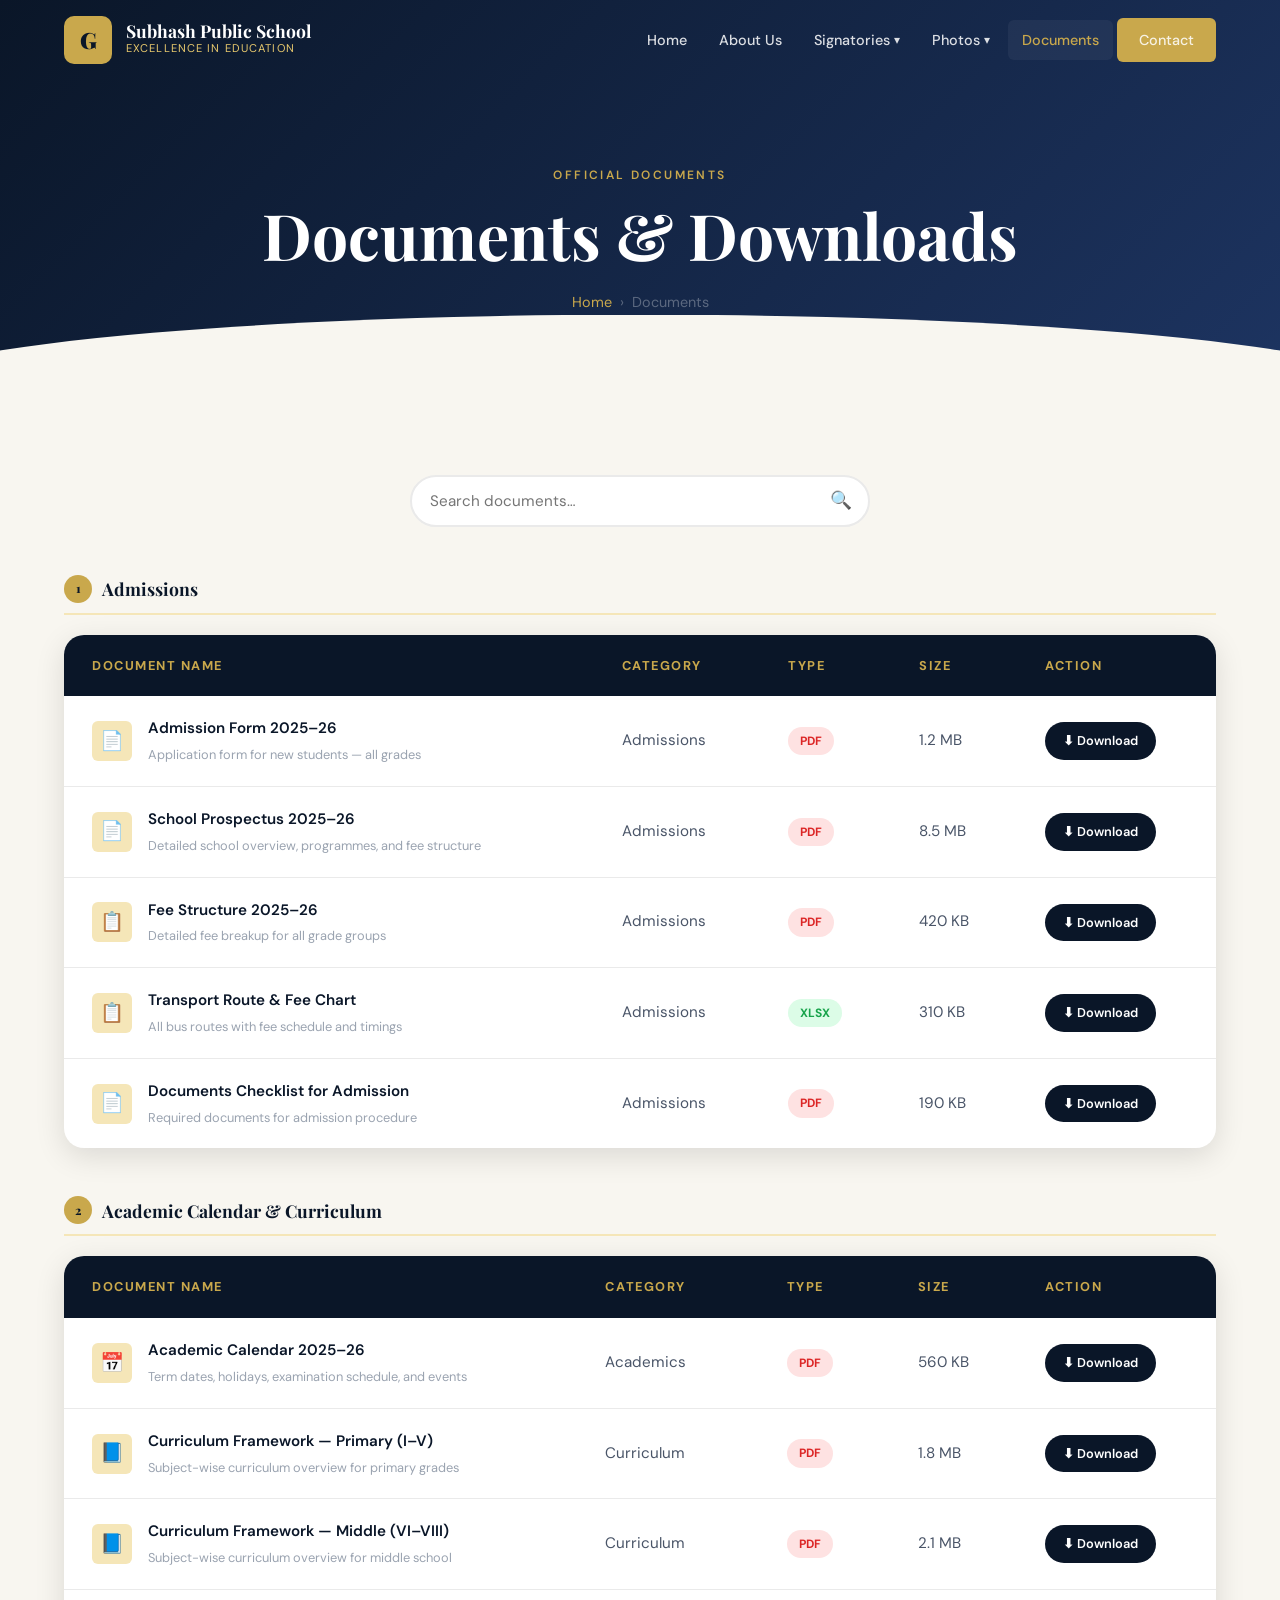
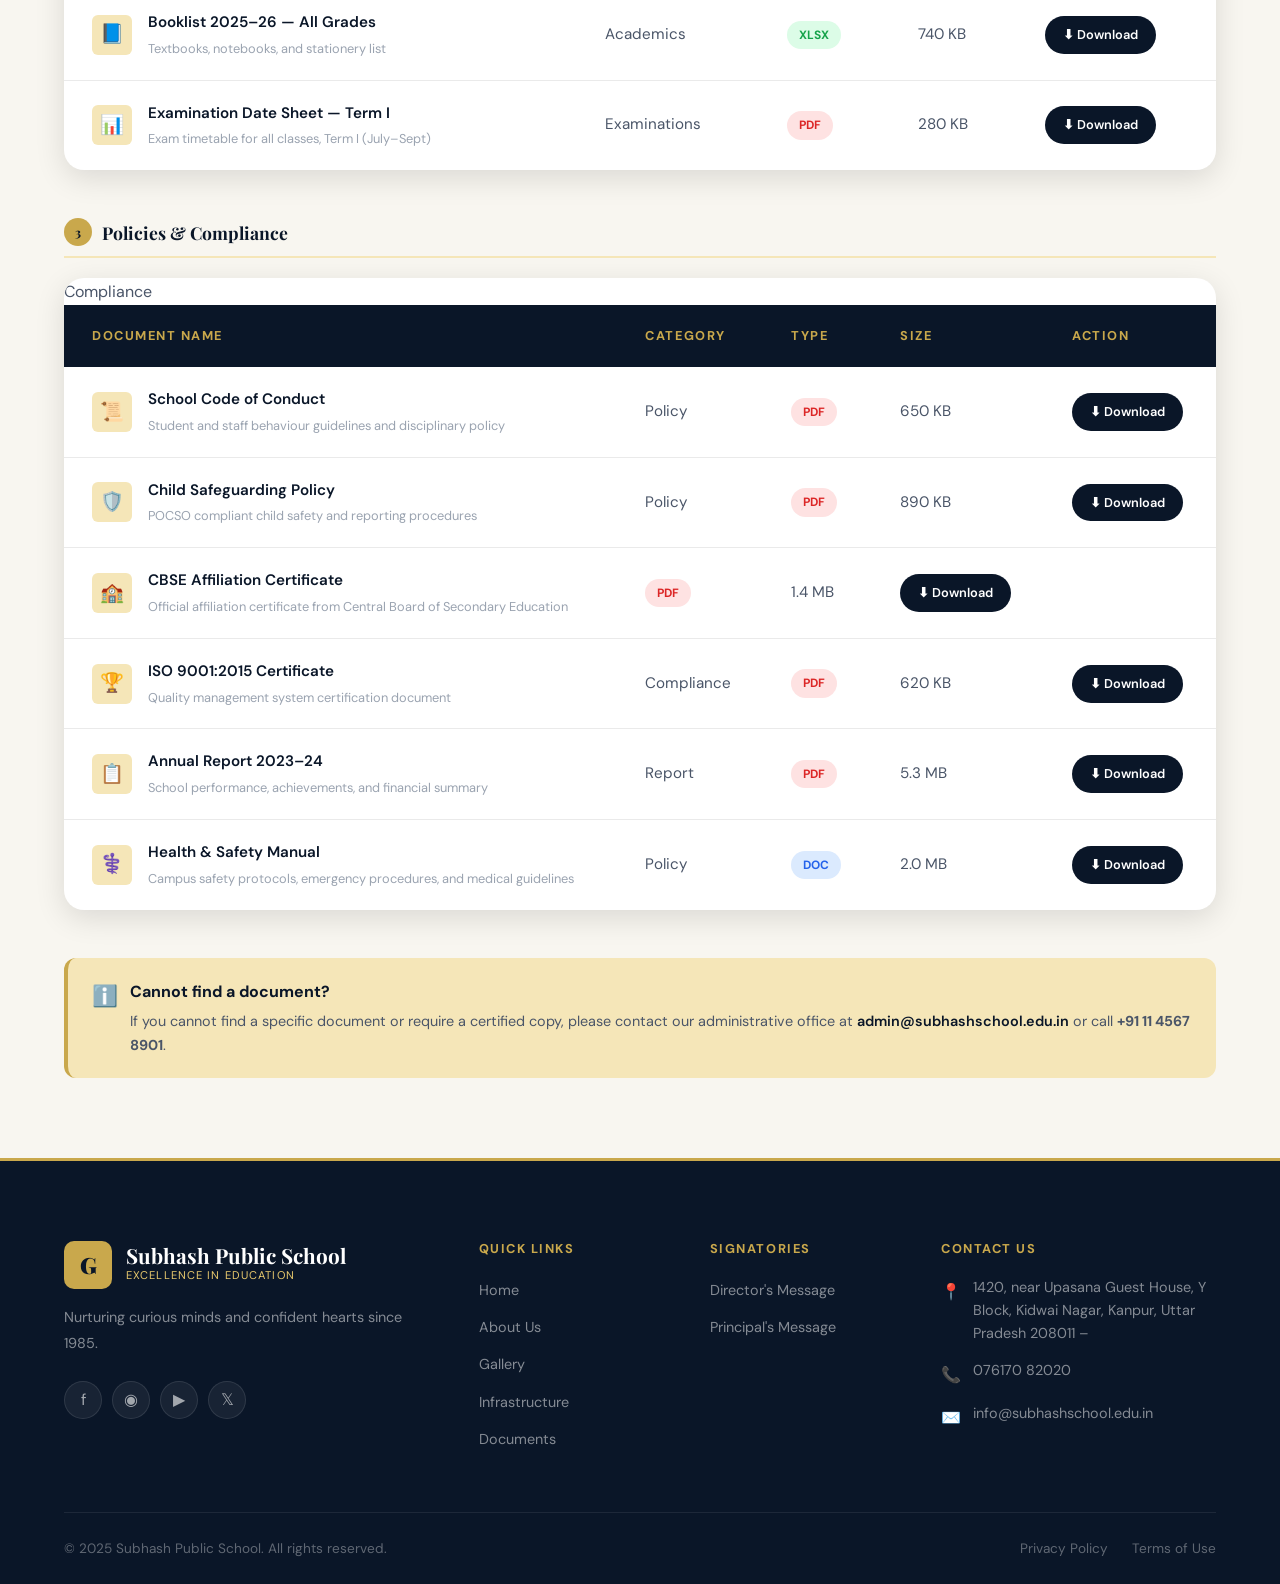
<file: documents.html>
<!DOCTYPE html>
<html lang="en">
<head>
  <meta charset="UTF-8" />
  <meta name="viewport" content="width=device-width, initial-scale=1.0" />
  <title>Documents — Subhash Public School</title>
  <link rel="stylesheet" href="css/style.css" />
  <link rel="preconnect" href="https://fonts.googleapis.com" />
  <link rel="preconnect" href="https://fonts.gstatic.com" crossorigin />
</head>
<body>

  <!-- NAVBAR -->
  <nav class="navbar scrolled" id="navbar">
    <div class="container">
      <a href="index.html" class="nav-logo">
        <div class="logo-icon">G</div>
        <div class="logo-text">
          <span class="logo-name">Subhash Public School</span>
          <span class="logo-tagline">Excellence in Education</span>
        </div>
      </a>
      <ul class="nav-menu">
        <li class="nav-item"><a href="index.html" class="nav-link">Home</a></li>
        <li class="nav-item"><a href="about.html" class="nav-link">About Us</a></li>
        <li class="nav-item">
          <a href="#" class="nav-link">Signatories <span class="chevron">▾</span></a>
          <div class="dropdown">
            <a href="director-message.html">Director's Message</a>
            <a href="principal-message.html">Principal's Message</a>
          </div>
        </li>
        <li class="nav-item">
          <a href="#" class="nav-link">Photos <span class="chevron">▾</span></a>
          <div class="dropdown">
            <a href="gallery.html">Gallery</a>
            <a href="infrastructure.html">Infrastructure</a>
          </div>
        </li>
        <li class="nav-item"><a href="documents.html" class="nav-link active">Documents</a></li>
        <li class="nav-item"><a href="index.html#contact" class="nav-link btn btn-primary" style="padding:10px 22px;">Contact</a></li>
      </ul>
      <button class="hamburger" id="hamburger" aria-label="Toggle menu"><span></span><span></span><span></span></button>
    </div>
  </nav>

  <!-- MOBILE MENU -->
  <div class="mobile-menu" id="mobile-menu">
    <a href="index.html">Home</a>
    <a href="about.html">About Us</a>
    <span class="mobile-section-title">▸ Signatories</span>
    <div class="mobile-submenu" style="display:none;">
      <a href="director-message.html">Director's Message</a>
      <a href="principal-message.html">Principal's Message</a>
    </div>
    <span class="mobile-section-title">▸ Photos</span>
    <div class="mobile-submenu" style="display:none;">
      <a href="gallery.html">Gallery</a>
      <a href="infrastructure.html">Infrastructure</a>
    </div>
    <a href="documents.html">Documents</a>
    <a href="index.html#contact">Contact</a>
  </div>

  <!-- PAGE HERO -->
  <section class="page-hero">
    <div class="container">
      <div class="page-hero-content">
        <span class="section-label">Official Documents</span>
        <h1>Documents &amp; Downloads</h1>
        <div class="breadcrumb">
          <a href="index.html">Home</a>
          <span>›</span>
          <span>Documents</span>
        </div>
      </div>
    </div>
  </section>

  <!-- DOCUMENTS SECTION -->
  <section class="docs-section">
    <div class="container">

      <!-- Search Bar -->
      <div class="fade-in" style="max-width:460px;margin:0 auto 48px;">
        <div style="position:relative;">
          <input
            type="text"
            id="docs-search"
            placeholder="Search documents…"
            style="width:100%;padding:14px 48px 14px 18px;border:2px solid var(--gray-light);border-radius:50px;font-family:var(--font-body);font-size:0.95rem;outline:none;transition:border-color 0.3s;background:var(--white);"
            onfocus="this.style.borderColor='var(--gold)'"
            onblur="this.style.borderColor='var(--gray-light)'"
            aria-label="Search documents"
          />
          <span style="position:absolute;right:18px;top:50%;transform:translateY(-50%);font-size:1.1rem;color:var(--gray-mid);">🔍</span>
        </div>
      </div>

      <!-- ===== ADMISSIONS DOCUMENTS ===== -->
      <div class="fade-in" style="margin-bottom:48px;">
        <h3 style="font-size:1.1rem;color:var(--navy);margin-bottom:20px;padding-bottom:10px;border-bottom:2px solid var(--gold-pale);display:flex;align-items:center;gap:10px;">
          <span style="background:var(--gold);color:var(--navy);width:28px;height:28px;border-radius:50%;display:inline-flex;align-items:center;justify-content:center;font-size:0.75rem;font-weight:800;">1</span>
          Admissions
        </h3>
        <div class="docs-table-wrapper">
          <table class="docs-table" role="table" aria-label="Admissions Documents">
            <thead>
              <tr>
                <th scope="col">Document Name</th>
                <th scope="col">Category</th>
                <th scope="col">Type</th>
                <th scope="col">Size</th>
                <th scope="col">Action</th>
              </tr>
            </thead>
            <tbody>
              <tr>
                <td>
                  <div class="doc-name-cell">
                    <div class="doc-icon">📄</div>
                    <div>
                      <div class="doc-name">Admission Form 2025–26</div>
                      <div class="doc-desc">Application form for new students — all grades</div>
                    </div>
                  </div>
                </td>
                <td>Admissions</td>
                <td><span class="doc-badge badge-pdf">PDF</span></td>
                <td>1.2 MB</td>
                <td><a href="#" class="doc-download-btn" download>⬇ Download</a></td>
              </tr>
              <tr>
                <td>
                  <div class="doc-name-cell">
                    <div class="doc-icon">📄</div>
                    <div>
                      <div class="doc-name">School Prospectus 2025–26</div>
                      <div class="doc-desc">Detailed school overview, programmes, and fee structure</div>
                    </div>
                  </div>
                </td>
                <td>Admissions</td>
                <td><span class="doc-badge badge-pdf">PDF</span></td>
                <td>8.5 MB</td>
                <td><a href="#" class="doc-download-btn" download>⬇ Download</a></td>
              </tr>
              <tr>
                <td>
                  <div class="doc-name-cell">
                    <div class="doc-icon">📋</div>
                    <div>
                      <div class="doc-name">Fee Structure 2025–26</div>
                      <div class="doc-desc">Detailed fee breakup for all grade groups</div>
                    </div>
                  </div>
                </td>
                <td>Admissions</td>
                <td><span class="doc-badge badge-pdf">PDF</span></td>
                <td>420 KB</td>
                <td><a href="#" class="doc-download-btn" download>⬇ Download</a></td>
              </tr>
              <tr>
                <td>
                  <div class="doc-name-cell">
                    <div class="doc-icon">📋</div>
                    <div>
                      <div class="doc-name">Transport Route &amp; Fee Chart</div>
                      <div class="doc-desc">All bus routes with fee schedule and timings</div>
                    </div>
                  </div>
                </td>
                <td>Admissions</td>
                <td><span class="doc-badge badge-xlsx">XLSX</span></td>
                <td>310 KB</td>
                <td><a href="#" class="doc-download-btn" download>⬇ Download</a></td>
              </tr>
              <tr>
                <td>
                  <div class="doc-name-cell">
                    <div class="doc-icon">📄</div>
                    <div>
                      <div class="doc-name">Documents Checklist for Admission</div>
                      <div class="doc-desc">Required documents for admission procedure</div>
                    </div>
                  </div>
                </td>
                <td>Admissions</td>
                <td><span class="doc-badge badge-pdf">PDF</span></td>
                <td>190 KB</td>
                <td><a href="#" class="doc-download-btn" download>⬇ Download</a></td>
              </tr>
            </tbody>
          </table>
        </div>
      </div>

      <!-- ===== ACADEMIC DOCUMENTS ===== -->
      <div class="fade-in" style="margin-bottom:48px;">
        <h3 style="font-size:1.1rem;color:var(--navy);margin-bottom:20px;padding-bottom:10px;border-bottom:2px solid var(--gold-pale);display:flex;align-items:center;gap:10px;">
          <span style="background:var(--gold);color:var(--navy);width:28px;height:28px;border-radius:50%;display:inline-flex;align-items:center;justify-content:center;font-size:0.75rem;font-weight:800;">2</span>
          Academic Calendar &amp; Curriculum
        </h3>
        <div class="docs-table-wrapper">
          <table class="docs-table" role="table" aria-label="Academic Documents">
            <thead>
              <tr>
                <th scope="col">Document Name</th>
                <th scope="col">Category</th>
                <th scope="col">Type</th>
                <th scope="col">Size</th>
                <th scope="col">Action</th>
              </tr>
            </thead>
            <tbody>
              <tr>
                <td>
                  <div class="doc-name-cell">
                    <div class="doc-icon">📅</div>
                    <div>
                      <div class="doc-name">Academic Calendar 2025–26</div>
                      <div class="doc-desc">Term dates, holidays, examination schedule, and events</div>
                    </div>
                  </div>
                </td>
                <td>Academics</td>
                <td><span class="doc-badge badge-pdf">PDF</span></td>
                <td>560 KB</td>
                <td><a href="#" class="doc-download-btn" download>⬇ Download</a></td>
              </tr>
              <tr>
                <td>
                  <div class="doc-name-cell">
                    <div class="doc-icon">📘</div>
                    <div>
                      <div class="doc-name">Curriculum Framework — Primary (I–V)</div>
                      <div class="doc-desc">Subject-wise curriculum overview for primary grades</div>
                    </div>
                  </div>
                </td>
                <td>Curriculum</td>
                <td><span class="doc-badge badge-pdf">PDF</span></td>
                <td>1.8 MB</td>
                <td><a href="#" class="doc-download-btn" download>⬇ Download</a></td>
              </tr>
              <tr>
                <td>
                  <div class="doc-name-cell">
                    <div class="doc-icon">📘</div>
                    <div>
                      <div class="doc-name">Curriculum Framework — Middle (VI–VIII)</div>
                      <div class="doc-desc">Subject-wise curriculum overview for middle school</div>
                    </div>
                  </div>
                </td>
                <td>Curriculum</td>
                <td><span class="doc-badge badge-pdf">PDF</span></td>
                <td>2.1 MB</td>
                <td><a href="#" class="doc-download-btn" download>⬇ Download</a></td>
              </tr>
              <tr>
                <td>
                  <div class="doc-name-cell">
                    <div class="doc-icon">📘</div>
                    <div>
                      <div class="doc-name">Booklist 2025–26 — All Grades</div>
                      <div class="doc-desc">Textbooks, notebooks, and stationery list</div>
                    </div>
                  </div>
                </td>
                <td>Academics</td>
                <td><span class="doc-badge badge-xlsx">XLSX</span></td>
                <td>740 KB</td>
                <td><a href="#" class="doc-download-btn" download>⬇ Download</a></td>
              </tr>
              <tr>
                <td>
                  <div class="doc-name-cell">
                    <div class="doc-icon">📊</div>
                    <div>
                      <div class="doc-name">Examination Date Sheet — Term I</div>
                      <div class="doc-desc">Exam timetable for all classes, Term I (July–Sept)</div>
                    </div>
                  </div>
                </td>
                <td>Examinations</td>
                <td><span class="doc-badge badge-pdf">PDF</span></td>
                <td>280 KB</td>
                <td><a href="#" class="doc-download-btn" download>⬇ Download</a></td>
              </tr>
            </tbody>
          </table>
        </div>
      </div>

      <!-- ===== POLICIES & COMPLIANCE ===== -->
      <div class="fade-in" style="margin-bottom:48px;">
        <h3 style="font-size:1.1rem;color:var(--navy);margin-bottom:20px;padding-bottom:10px;border-bottom:2px solid var(--gold-pale);display:flex;align-items:center;gap:10px;">
          <span style="background:var(--gold);color:var(--navy);width:28px;height:28px;border-radius:50%;display:inline-flex;align-items:center;justify-content:center;font-size:0.75rem;font-weight:800;">3</span>
          Policies &amp; Compliance
        </h3>
        <div class="docs-table-wrapper">
          <table class="docs-table" role="table" aria-label="Policy Documents">
            <thead>
              <tr>
                <th scope="col">Document Name</th>
                <th scope="col">Category</th>
                <th scope="col">Type</th>
                <th scope="col">Size</th>
                <th scope="col">Action</th>
              </tr>
            </thead>
            <tbody>
              <tr>
                <td>
                  <div class="doc-name-cell">
                    <div class="doc-icon">📜</div>
                    <div>
                      <div class="doc-name">School Code of Conduct</div>
                      <div class="doc-desc">Student and staff behaviour guidelines and disciplinary policy</div>
                    </div>
                  </div>
                </td>
                <td>Policy</td>
                <td><span class="doc-badge badge-pdf">PDF</span></td>
                <td>650 KB</td>
                <td><a href="#" class="doc-download-btn" download>⬇ Download</a></td>
              </tr>
              <tr>
                <td>
                  <div class="doc-name-cell">
                    <div class="doc-icon">🛡️</div>
                    <div>
                      <div class="doc-name">Child Safeguarding Policy</div>
                      <div class="doc-desc">POCSO compliant child safety and reporting procedures</div>
                    </div>
                  </div>
                </td>
                <td>Policy</td>
                <td><span class="doc-badge badge-pdf">PDF</span></td>
                <td>890 KB</td>
                <td><a href="#" class="doc-download-btn" download>⬇ Download</a></td>
              </tr>
              <tr>
                <td>
                  <div class="doc-name-cell">
                    <div class="doc-icon">🏫</div>
                    <div>
                      <div class="doc-name">CBSE Affiliation Certificate</div>
                      <div class="doc-desc">Official affiliation certificate from Central Board of Secondary Education</div>
                    </div>
                  </div>
                </td>
                <td">Compliance</td>
                <td><span class="doc-badge badge-pdf">PDF</span></td>
                <td>1.4 MB</td>
                <td><a href="#" class="doc-download-btn" download>⬇ Download</a></td>
              </tr>
              <tr>
                <td>
                  <div class="doc-name-cell">
                    <div class="doc-icon">🏆</div>
                    <div>
                      <div class="doc-name">ISO 9001:2015 Certificate</div>
                      <div class="doc-desc">Quality management system certification document</div>
                    </div>
                  </div>
                </td>
                <td>Compliance</td>
                <td><span class="doc-badge badge-pdf">PDF</span></td>
                <td>620 KB</td>
                <td><a href="#" class="doc-download-btn" download>⬇ Download</a></td>
              </tr>
              <tr>
                <td>
                  <div class="doc-name-cell">
                    <div class="doc-icon">📋</div>
                    <div>
                      <div class="doc-name">Annual Report 2023–24</div>
                      <div class="doc-desc">School performance, achievements, and financial summary</div>
                    </div>
                  </div>
                </td>
                <td>Report</td>
                <td><span class="doc-badge badge-pdf">PDF</span></td>
                <td>5.3 MB</td>
                <td><a href="#" class="doc-download-btn" download>⬇ Download</a></td>
              </tr>
              <tr>
                <td>
                  <div class="doc-name-cell">
                    <div class="doc-icon">⚕️</div>
                    <div>
                      <div class="doc-name">Health &amp; Safety Manual</div>
                      <div class="doc-desc">Campus safety protocols, emergency procedures, and medical guidelines</div>
                    </div>
                  </div>
                </td>
                <td>Policy</td>
                <td><span class="doc-badge badge-doc">DOC</span></td>
                <td>2.0 MB</td>
                <td><a href="#" class="doc-download-btn" download>⬇ Download</a></td>
              </tr>
            </tbody>
          </table>
        </div>
      </div>

      <!-- Notice -->
      <div class="fade-in" style="background:var(--gold-pale);border-left:4px solid var(--gold);border-radius:var(--radius-md);padding:20px 24px;display:flex;gap:12px;align-items:flex-start;">
        <span style="font-size:1.3rem;flex-shrink:0;">ℹ️</span>
        <div>
          <strong style="color:var(--navy);display:block;margin-bottom:4px;">Cannot find a document?</strong>
          <p style="color:var(--text-body);font-size:0.9rem;margin:0;">If you cannot find a specific document or require a certified copy, please contact our administrative office at <a href="mailto:admin@subhashschool.edu.in" style="color:var(--navy);font-weight:600;">admin@subhashschool.edu.in</a> or call <strong>+91 11 4567 8901</strong>.</p>
        </div>
      </div>
    </div>
  </section>

  <!-- FOOTER -->
  <footer class="footer">
    <div class="container">
      <div class="footer-grid">
        <div class="footer-brand">
          <div class="nav-logo" style="margin-bottom:0;">
            <div class="logo-icon">G</div>
            <div class="logo-text">
              <span class="logo-name">Subhash Public School</span>
              <span class="logo-tagline">Excellence in Education</span>
            </div>
          </div>
          <p class="footer-desc">Nurturing curious minds and confident hearts since 1985.</p>
          <div class="social-links">
            <a href="#" class="social-link">f</a>
            <a href="#" class="social-link">◉</a>
            <a href="#" class="social-link">▶</a>
            <a href="#" class="social-link">𝕏</a>
          </div>
        </div>
        <div class="footer-col">
          <h4>Quick Links</h4>
          <ul class="footer-links">
            <li><a href="index.html">Home</a></li>
            <li><a href="about.html">About Us</a></li>
            <li><a href="gallery.html">Gallery</a></li>
            <li><a href="infrastructure.html">Infrastructure</a></li>
            <li><a href="documents.html">Documents</a></li>
          </ul>
        </div>
        <div class="footer-col">
          <h4>Signatories</h4>
          <ul class="footer-links">
            <li><a href="director-message.html">Director's Message</a></li>
            <li><a href="principal-message.html">Principal's Message</a></li>
          </ul>
        </div>
        <div class="footer-col">
          <h4>Contact Us</h4>
          <div class="contact-info">
            <div class="contact-item">
              <span class="contact-icon">📍</span>
              <span class="contact-text">1420, near Upasana Guest House, Y Block, Kidwai Nagar, Kanpur, Uttar Pradesh 208011 –</span>
            </div>
            <div class="contact-item">
              <span class="contact-icon">📞</span>
              <span class="contact-text">076170 82020</span>
            </div>
            <div class="contact-item">
              <span class="contact-icon">✉️</span>
              <span class="contact-text">info@subhashschool.edu.in</span>
            </div>
          </div>
        </div>
      </div>
      <div class="footer-bottom">
        <p class="footer-copy">© 2025 Subhash Public School. All rights reserved.</p>
        <div class="footer-bottom-links">
          <a href="#">Privacy Policy</a>
          <a href="#">Terms of Use</a>
        </div>
      </div>
    </div>
  </footer>

  <script src="js/script.js"></script>
</body>
</html>
</file>
<file: css/style.css>
/* =============================================
   SCHOOL WEBSITE - MAIN STYLESHEET
   Color Theme: Deep Navy + Gold + White
   ============================================= */

/* Google Fonts Import */
@import url('https://fonts.googleapis.com/css2?family=Playfair+Display:wght@400;600;700;900&family=DM+Sans:wght@300;400;500;600&display=swap');

/* =============================================
   CSS CUSTOM PROPERTIES (VARIABLES)
   ============================================= */
:root {
  --navy: #0a1628;
  --navy-mid: #112240;
  --navy-light: #1d3461;
  --gold: #c9a84c;
  --gold-light: #e8c96d;
  --gold-pale: #f5e6b8;
  --white: #ffffff;
  --off-white: #f8f6f0;
  --gray-light: #eaeaea;
  --gray-mid: #9aa3b0;
  --gray-dark: #4a5568;
  --text-dark: #1a202c;
  --text-body: #4a5568;

  --font-display: 'Playfair Display', Georgia, serif;
  --font-body: 'DM Sans', sans-serif;

  --shadow-sm: 0 2px 8px rgba(0,0,0,0.08);
  --shadow-md: 0 8px 30px rgba(0,0,0,0.12);
  --shadow-lg: 0 20px 60px rgba(0,0,0,0.18);
  --shadow-gold: 0 8px 30px rgba(201,168,76,0.25);

  --radius-sm: 6px;
  --radius-md: 12px;
  --radius-lg: 20px;
  --radius-xl: 32px;

  --nav-height: 80px;
  --transition: all 0.35s cubic-bezier(0.4, 0, 0.2, 1);
}

/* =============================================
   RESET & BASE STYLES
   ============================================= */
*, *::before, *::after {
  margin: 0;
  padding: 0;
  box-sizing: border-box;
}

html {
  scroll-behavior: smooth;
  font-size: 16px;
}

body {
  font-family: var(--font-body);
  color: var(--text-body);
  background: var(--white);
  line-height: 1.7;
  overflow-x: hidden;
}

img {
  max-width: 100%;
  height: auto;
  display: block;
}

a {
  text-decoration: none;
  color: inherit;
  transition: var(--transition);
}

ul { list-style: none; }

h1, h2, h3, h4, h5 {
  font-family: var(--font-display);
  color: var(--navy);
  line-height: 1.2;
}

/* =============================================
   UTILITY CLASSES
   ============================================= */
.container {
  max-width: 1200px;
  margin: 0 auto;
  padding: 0 24px;
}

.section-padding {
  padding: 100px 0;
}

.section-header {
  text-align: center;
  margin-bottom: 64px;
}

.section-label {
  display: inline-block;
  font-family: var(--font-body);
  font-size: 0.75rem;
  font-weight: 600;
  letter-spacing: 0.2em;
  text-transform: uppercase;
  color: var(--gold);
  margin-bottom: 12px;
}

.section-title {
  font-size: clamp(2rem, 4vw, 3rem);
  color: var(--navy);
  margin-bottom: 16px;
}

.section-subtitle {
  font-size: 1.1rem;
  color: var(--gray-dark);
  max-width: 600px;
  margin: 0 auto;
}

.text-gold { color: var(--gold); }
.text-navy { color: var(--navy); }
.text-white { color: var(--white); }
.bg-navy { background: var(--navy); }
.bg-off-white { background: var(--off-white); }

/* =============================================
   BUTTONS
   ============================================= */
.btn {
  display: inline-flex;
  align-items: center;
  gap: 8px;
  padding: 14px 32px;
  border-radius: 50px;
  font-family: var(--font-body);
  font-size: 0.95rem;
  font-weight: 600;
  cursor: pointer;
  border: none;
  transition: var(--transition);
  text-decoration: none;
}

.btn-primary {
  background: var(--gold);
  color: var(--navy);
}

.btn-primary:hover {
  background: var(--gold-light);
  transform: translateY(-2px);
  box-shadow: var(--shadow-gold);
}

.btn-outline {
  background: transparent;
  color: var(--white);
  border: 2px solid rgba(255,255,255,0.5);
}

.btn-outline:hover {
  background: rgba(255,255,255,0.1);
  border-color: var(--white);
  transform: translateY(-2px);
}

.btn-dark {
  background: var(--navy);
  color: var(--white);
}

.btn-dark:hover {
  background: var(--navy-light);
  transform: translateY(-2px);
  box-shadow: var(--shadow-md);
}

/* =============================================
   NAVIGATION BAR
   ============================================= */
.navbar {
  position: fixed;
  top: 0;
  left: 0;
  right: 0;
  height: var(--nav-height);
  z-index: 1000;
  transition: var(--transition);
}

.navbar.transparent {
  background: transparent;
}

.navbar.scrolled {
  background: var(--navy);
  box-shadow: 0 4px 30px rgba(0,0,0,0.3);
}

.navbar .container {
  height: 100%;
  display: flex;
  align-items: center;
  justify-content: space-between;
}

/* Logo */
.nav-logo {
  display: flex;
  align-items: center;
  gap: 14px;
}

.logo-icon {
  width: 48px;
  height: 48px;
  background: var(--gold);
  border-radius: 10px;
  display: flex;
  align-items: center;
  justify-content: center;
  font-family: var(--font-display);
  font-size: 1.4rem;
  font-weight: 900;
  color: var(--navy);
  flex-shrink: 0;
}

.logo-text {
  display: flex;
  flex-direction: column;
}

.logo-name {
  font-family: var(--font-display);
  font-size: 1.1rem;
  font-weight: 700;
  color: var(--white);
  line-height: 1;
}

.logo-tagline {
  font-size: 0.7rem;
  color: var(--gold-light);
  letter-spacing: 0.1em;
  text-transform: uppercase;
}

/* Nav Links */
.nav-menu {
  display: flex;
  align-items: center;
  gap: 4px;
}

.nav-item {
  position: relative;
}

.nav-link {
  display: flex;
  align-items: center;
  gap: 4px;
  padding: 8px 14px;
  font-size: 0.9rem;
  font-weight: 500;
  color: rgba(255,255,255,0.85);
  border-radius: var(--radius-sm);
  transition: var(--transition);
}

.nav-link:hover,
.nav-link.active {
  color: var(--gold);
  background: rgba(255,255,255,0.05);
}

.nav-link .chevron {
  font-size: 0.75rem;
  transition: transform 0.3s;
}

.nav-item:hover .chevron {
  transform: rotate(180deg);
}

/* Dropdown */
.dropdown {
  position: absolute;
  top: calc(100% + 8px);
  left: 50%;
  transform: translateX(-50%) translateY(-10px);
  background: var(--white);
  border-radius: var(--radius-md);
  box-shadow: var(--shadow-lg);
  min-width: 210px;
  opacity: 0;
  visibility: hidden;
  transition: var(--transition);
  overflow: hidden;
  border-top: 3px solid var(--gold);
}

.nav-item:hover .dropdown {
  opacity: 1;
  visibility: visible;
  transform: translateX(-50%) translateY(0);
}

.dropdown a {
  display: block;
  padding: 13px 20px;
  font-size: 0.9rem;
  font-weight: 500;
  color: var(--navy);
  transition: var(--transition);
  border-bottom: 1px solid var(--gray-light);
}

.dropdown a:last-child { border-bottom: none; }

.dropdown a:hover {
  background: var(--off-white);
  color: var(--gold);
  padding-left: 28px;
}

/* Hamburger */
.hamburger {
  display: none;
  flex-direction: column;
  gap: 5px;
  cursor: pointer;
  padding: 8px;
  background: none;
  border: none;
}

.hamburger span {
  display: block;
  width: 24px;
  height: 2px;
  background: var(--white);
  border-radius: 2px;
  transition: var(--transition);
}

.hamburger.open span:nth-child(1) {
  transform: translateY(7px) rotate(45deg);
}
.hamburger.open span:nth-child(2) {
  opacity: 0;
}
.hamburger.open span:nth-child(3) {
  transform: translateY(-7px) rotate(-45deg);
}

/* Mobile Menu */
.mobile-menu {
  display: none;
  position: fixed;
  top: var(--nav-height);
  left: 0;
  right: 0;
  bottom: 0;
  background: var(--navy);
  overflow-y: auto;
  padding: 24px;
  z-index: 999;
  transform: translateX(100%);
  transition: transform 0.4s cubic-bezier(0.4,0,0.2,1);
}

.mobile-menu.open {
  transform: translateX(0);
}

.mobile-menu a {
  display: block;
  padding: 14px 0;
  font-size: 1.1rem;
  font-weight: 500;
  color: rgba(255,255,255,0.85);
  border-bottom: 1px solid rgba(255,255,255,0.08);
  transition: var(--transition);
}

.mobile-menu a:hover { color: var(--gold); padding-left: 8px; }

.mobile-submenu {
  padding-left: 16px;
}

.mobile-submenu a {
  font-size: 0.95rem;
  color: rgba(255,255,255,0.6);
}

.mobile-section-title {
  display: block;
  padding: 14px 0;
  font-size: 1.1rem;
  font-weight: 500;
  color: rgba(255,255,255,0.85);
  border-bottom: 1px solid rgba(255,255,255,0.08);
  cursor: pointer;
}

/* =============================================
   HERO SECTION
   ============================================= */
.hero {
  min-height: 100vh;
  position: relative;
  display: flex;
  align-items: center;
  overflow: hidden;
  background: var(--navy);
}

.hero-bg {
  position: absolute;
  inset: 0;
  background: linear-gradient(135deg, #0a1628 0%, #112240 40%, #1a2f5e 100%);
}

/* Geometric decorative elements */
.hero-bg::before {
  content: '';
  position: absolute;
  top: -200px;
  right: -200px;
  width: 700px;
  height: 700px;
  border-radius: 50%;
  background: radial-gradient(circle, rgba(201,168,76,0.12) 0%, transparent 70%);
}

.hero-bg::after {
  content: '';
  position: absolute;
  bottom: -100px;
  left: -100px;
  width: 500px;
  height: 500px;
  border-radius: 50%;
  background: radial-gradient(circle, rgba(201,168,76,0.08) 0%, transparent 70%);
}

/* Animated floating shapes */
.hero-shape {
  position: absolute;
  border-radius: 50%;
  animation: float 6s ease-in-out infinite;
}

.hero-shape-1 {
  width: 80px; height: 80px;
  top: 15%; right: 15%;
  background: rgba(201,168,76,0.15);
  animation-delay: 0s;
}

.hero-shape-2 {
  width: 120px; height: 120px;
  top: 60%; right: 8%;
  background: rgba(201,168,76,0.08);
  animation-delay: 2s;
}

.hero-shape-3 {
  width: 50px; height: 50px;
  top: 35%; left: 5%;
  background: rgba(255,255,255,0.06);
  animation-delay: 4s;
}

@keyframes float {
  0%, 100% { transform: translateY(0px) rotate(0deg); }
  50% { transform: translateY(-20px) rotate(5deg); }
}

.hero-content {
  position: relative;
  z-index: 2;
  max-width: 800px;
}

.hero-badge {
  display: inline-flex;
  align-items: center;
  gap: 8px;
  background: rgba(201,168,76,0.15);
  border: 1px solid rgba(201,168,76,0.3);
  color: var(--gold-light);
  padding: 8px 18px;
  border-radius: 50px;
  font-size: 0.8rem;
  font-weight: 600;
  letter-spacing: 0.1em;
  text-transform: uppercase;
  margin-bottom: 28px;
  animation: fadeInDown 0.8s ease 0.2s both;
}

.hero-badge::before {
  content: '★';
  color: var(--gold);
}

.hero-title {
  font-family: var(--font-display);
  font-size: clamp(2.8rem, 6vw, 5.5rem);
  font-weight: 900;
  color: var(--white);
  line-height: 1.05;
  margin-bottom: 24px;
  animation: fadeInDown 0.8s ease 0.4s both;
}

.hero-title .highlight {
  color: var(--gold);
  position: relative;
}

.hero-title .highlight::after {
  content: '';
  position: absolute;
  bottom: 4px;
  left: 0;
  right: 0;
  height: 3px;
  background: var(--gold);
  opacity: 0.4;
  border-radius: 2px;
}

.hero-subtitle {
  font-size: clamp(1rem, 2vw, 1.2rem);
  color: rgba(255,255,255,0.7);
  max-width: 560px;
  margin-bottom: 44px;
  animation: fadeInDown 0.8s ease 0.6s both;
  line-height: 1.8;
}

.hero-actions {
  display: flex;
  gap: 16px;
  flex-wrap: wrap;
  animation: fadeInDown 0.8s ease 0.8s both;
}

.hero-stats {
  position: absolute;
  bottom: 48px;
  left: 0;
  right: 0;
  z-index: 2;
  animation: fadeInUp 0.8s ease 1s both;
}

.hero-stats .container {
  display: flex;
  gap: 0;
}

.stat-item {
  flex: 1;
  padding: 24px 32px;
  border-right: 1px solid rgba(255,255,255,0.1);
  position: relative;
}

.stat-item:last-child { border-right: none; }

.stat-number {
  font-family: var(--font-display);
  font-size: 2.4rem;
  font-weight: 900;
  color: var(--gold);
  line-height: 1;
  margin-bottom: 6px;
}

.stat-label {
  font-size: 0.85rem;
  color: rgba(255,255,255,0.55);
  font-weight: 500;
  text-transform: uppercase;
  letter-spacing: 0.05em;
}

/* Scroll indicator */
.scroll-indicator {
  position: absolute;
  bottom: 130px;
  right: 40px;
  display: flex;
  flex-direction: column;
  align-items: center;
  gap: 8px;
  z-index: 2;
  animation: fadeIn 1s ease 1.2s both;
}

.scroll-dot {
  width: 6px;
  height: 6px;
  border-radius: 50%;
  background: var(--gold);
  animation: scrollBounce 1.5s ease-in-out infinite;
}

.scroll-dot:nth-child(2) { animation-delay: 0.2s; }
.scroll-dot:nth-child(3) { animation-delay: 0.4s; }

.scroll-text {
  font-size: 0.7rem;
  color: rgba(255,255,255,0.4);
  letter-spacing: 0.15em;
  text-transform: uppercase;
  writing-mode: vertical-rl;
}

@keyframes scrollBounce {
  0%, 100% { opacity: 0.3; transform: translateY(0); }
  50% { opacity: 1; transform: translateY(4px); }
}

/* =============================================
   ABOUT PREVIEW SECTION
   ============================================= */
.about-preview {
  padding: 100px 0;
  background: var(--off-white);
}

.about-grid {
  display: grid;
  grid-template-columns: 1fr 1fr;
  gap: 80px;
  align-items: center;
}

.about-image-wrapper {
  position: relative;
}

.about-img-main {
  width: 100%;
  height: 500px;
  object-fit: cover;
  border-radius: var(--radius-xl);
  box-shadow: var(--shadow-lg);
}

.about-img-accent {
  position: absolute;
  bottom: -30px;
  right: -30px;
  width: 200px;
  height: 160px;
  object-fit: cover;
  border-radius: var(--radius-md);
  border: 4px solid var(--white);
  box-shadow: var(--shadow-md);
}

.about-badge-overlay {
  position: absolute;
  top: 30px;
  left: -20px;
  background: var(--gold);
  color: var(--navy);
  padding: 16px 20px;
  border-radius: var(--radius-md);
  text-align: center;
  box-shadow: var(--shadow-gold);
}

.about-badge-overlay .number {
  font-family: var(--font-display);
  font-size: 1.8rem;
  font-weight: 900;
  line-height: 1;
}

.about-badge-overlay .label {
  font-size: 0.7rem;
  font-weight: 600;
  text-transform: uppercase;
  letter-spacing: 0.05em;
}

.about-content .section-header {
  text-align: left;
  margin-bottom: 24px;
}

.about-content p {
  margin-bottom: 20px;
  font-size: 1.05rem;
  line-height: 1.8;
  color: var(--text-body);
}

.values-list {
  margin: 32px 0;
  display: flex;
  flex-direction: column;
  gap: 12px;
}

.value-item {
  display: flex;
  align-items: center;
  gap: 12px;
  font-weight: 500;
  color: var(--navy);
}

.value-icon {
  width: 36px;
  height: 36px;
  background: var(--gold-pale);
  border-radius: 50%;
  display: flex;
  align-items: center;
  justify-content: center;
  font-size: 1rem;
  flex-shrink: 0;
}

/* =============================================
   HIGHLIGHTS / FEATURES SECTION
   ============================================= */
.highlights {
  padding: 100px 0;
  background: var(--navy);
  position: relative;
  overflow: hidden;
}

.highlights::before {
  content: '';
  position: absolute;
  top: 0; left: 0; right: 0; bottom: 0;
  background: url("data:image/svg+xml,%3Csvg width='60' height='60' viewBox='0 0 60 60' xmlns='http://www.w3.org/2000/svg'%3E%3Cg fill='none' fill-rule='evenodd'%3E%3Cg fill='%23c9a84c' fill-opacity='0.04'%3E%3Cpath d='M36 34v-4h-2v4h-4v2h4v4h2v-4h4v-2h-4zm0-30V0h-2v4h-4v2h4v4h2V6h4V4h-4zM6 34v-4H4v4H0v2h4v4h2v-4h4v-2H6zM6 4V0H4v4H0v2h4v4h2V6h4V4H6z'/%3E%3C/g%3E%3C/g%3E%3C/svg%3E");
}

.highlights .section-title { color: var(--white); }
.highlights .section-subtitle { color: rgba(255,255,255,0.6); }

.features-grid {
  display: grid;
  grid-template-columns: repeat(3, 1fr);
  gap: 28px;
  position: relative;
  z-index: 1;
}

.feature-card {
  background: rgba(255,255,255,0.04);
  border: 1px solid rgba(255,255,255,0.08);
  border-radius: var(--radius-lg);
  padding: 36px 28px;
  transition: var(--transition);
  position: relative;
  overflow: hidden;
}

.feature-card::before {
  content: '';
  position: absolute;
  top: 0; left: 0; right: 0;
  height: 3px;
  background: linear-gradient(90deg, var(--gold), transparent);
  transform: scaleX(0);
  transform-origin: left;
  transition: transform 0.4s ease;
}

.feature-card:hover {
  background: rgba(255,255,255,0.07);
  border-color: rgba(201,168,76,0.3);
  transform: translateY(-6px);
  box-shadow: 0 20px 50px rgba(0,0,0,0.3);
}

.feature-card:hover::before {
  transform: scaleX(1);
}

.feature-icon {
  width: 60px;
  height: 60px;
  background: rgba(201,168,76,0.12);
  border-radius: var(--radius-md);
  display: flex;
  align-items: center;
  justify-content: center;
  font-size: 1.6rem;
  margin-bottom: 24px;
  transition: var(--transition);
}

.feature-card:hover .feature-icon {
  background: rgba(201,168,76,0.2);
  transform: scale(1.1);
}

.feature-card h3 {
  font-size: 1.2rem;
  color: var(--white);
  margin-bottom: 12px;
}

.feature-card p {
  font-size: 0.9rem;
  color: rgba(255,255,255,0.55);
  line-height: 1.7;
}

/* =============================================
   IMAGE PREVIEW / GALLERY STRIP
   ============================================= */
.gallery-preview {
  padding: 100px 0;
  background: var(--white);
}

.gallery-strip {
  display: grid;
  grid-template-columns: 2fr 1fr 1fr;
  grid-template-rows: 220px 220px;
  gap: 16px;
  margin-bottom: 40px;
}

.strip-item {
  overflow: hidden;
  border-radius: var(--radius-md);
  position: relative;
  cursor: pointer;
}

.strip-item:first-child {
  grid-row: span 2;
}

.strip-item img {
  width: 100%;
  height: 100%;
  object-fit: cover;
  transition: transform 0.5s ease;
}

.strip-overlay {
  position: absolute;
  inset: 0;
  background: linear-gradient(to top, rgba(10,22,40,0.7) 0%, transparent 60%);
  opacity: 0;
  transition: var(--transition);
  display: flex;
  align-items: flex-end;
  padding: 20px;
}

.strip-item:hover img { transform: scale(1.08); }
.strip-item:hover .strip-overlay { opacity: 1; }

.strip-label {
  color: var(--white);
  font-weight: 600;
  font-size: 0.9rem;
}

.gallery-cta {
  text-align: center;
}

/* =============================================
   CTA SECTION
   ============================================= */
.cta-section {
  padding: 100px 0;
  background: linear-gradient(135deg, var(--gold) 0%, #b8892e 100%);
  position: relative;
  overflow: hidden;
}

.cta-section::before {
  content: '';
  position: absolute;
  top: -50%;
  right: -10%;
  width: 500px;
  height: 500px;
  border-radius: 50%;
  background: rgba(255,255,255,0.08);
}

.cta-content {
  position: relative;
  z-index: 1;
  text-align: center;
}

.cta-content h2 {
  font-size: clamp(2rem, 4vw, 3rem);
  color: var(--navy);
  margin-bottom: 16px;
}

.cta-content p {
  font-size: 1.1rem;
  color: rgba(10,22,40,0.75);
  margin-bottom: 40px;
  max-width: 560px;
  margin-left: auto;
  margin-right: auto;
}

.cta-actions {
  display: flex;
  gap: 16px;
  justify-content: center;
  flex-wrap: wrap;
}

/* =============================================
   FOOTER
   ============================================= */
.footer {
  background: var(--navy);
  padding: 80px 0 0;
  border-top: 3px solid var(--gold);
}

.footer-grid {
  display: grid;
  grid-template-columns: 2fr 1fr 1fr 1.5fr;
  gap: 48px;
  padding-bottom: 60px;
}

.footer-brand .logo-name { font-size: 1.3rem; }

.footer-desc {
  margin-top: 16px;
  font-size: 0.9rem;
  color: rgba(255,255,255,0.5);
  line-height: 1.8;
}

.social-links {
  display: flex;
  gap: 10px;
  margin-top: 24px;
}

.social-link {
  width: 38px;
  height: 38px;
  background: rgba(255,255,255,0.06);
  border: 1px solid rgba(255,255,255,0.1);
  border-radius: 50%;
  display: flex;
  align-items: center;
  justify-content: center;
  font-size: 1rem;
  color: rgba(255,255,255,0.6);
  transition: var(--transition);
}

.social-link:hover {
  background: var(--gold);
  color: var(--navy);
  border-color: var(--gold);
  transform: translateY(-3px);
}

.footer-col h4 {
  font-family: var(--font-body);
  font-size: 0.8rem;
  font-weight: 700;
  letter-spacing: 0.12em;
  text-transform: uppercase;
  color: var(--gold);
  margin-bottom: 20px;
}

.footer-links {
  display: flex;
  flex-direction: column;
  gap: 10px;
}

.footer-links a {
  font-size: 0.9rem;
  color: rgba(255,255,255,0.5);
  transition: var(--transition);
}

.footer-links a:hover {
  color: var(--gold);
  padding-left: 6px;
}

.contact-info {
  display: flex;
  flex-direction: column;
  gap: 14px;
}

.contact-item {
  display: flex;
  gap: 12px;
  align-items: flex-start;
}

.contact-icon {
  font-size: 1rem;
  color: var(--gold);
  flex-shrink: 0;
  margin-top: 2px;
}

.contact-text {
  font-size: 0.9rem;
  color: rgba(255,255,255,0.5);
  line-height: 1.6;
}

.footer-bottom {
  border-top: 1px solid rgba(255,255,255,0.08);
  padding: 24px 0;
  display: flex;
  align-items: center;
  justify-content: space-between;
  flex-wrap: wrap;
  gap: 12px;
}

.footer-copy {
  font-size: 0.85rem;
  color: rgba(255,255,255,0.35);
}

.footer-bottom-links {
  display: flex;
  gap: 24px;
}

.footer-bottom-links a {
  font-size: 0.85rem;
  color: rgba(255,255,255,0.35);
}

.footer-bottom-links a:hover { color: var(--gold); }

/* =============================================
   PAGE HERO (inner pages)
   ============================================= */
.page-hero {
  padding: 160px 0 80px;
  background: linear-gradient(135deg, var(--navy) 0%, var(--navy-light) 100%);
  position: relative;
  overflow: hidden;
}

.page-hero::after {
  content: '';
  position: absolute;
  bottom: 0; left: 0; right: 0;
  height: 80px;
  background: var(--off-white);
  clip-path: ellipse(60% 100% at 50% 100%);
}

.page-hero-content {
  position: relative;
  z-index: 1;
  text-align: center;
}

.page-hero-content h1 {
  font-size: clamp(2.5rem, 5vw, 4rem);
  color: var(--white);
  margin-bottom: 16px;
}

.page-hero-content .breadcrumb {
  display: flex;
  align-items: center;
  justify-content: center;
  gap: 8px;
  font-size: 0.9rem;
  color: rgba(255,255,255,0.55);
}

.breadcrumb a { color: var(--gold); }
.breadcrumb span { color: rgba(255,255,255,0.3); }

/* =============================================
   ABOUT PAGE
   ============================================= */
.about-full {
  padding: 100px 0;
  background: var(--off-white);
}

.about-full-grid {
  display: grid;
  grid-template-columns: 1fr 1fr;
  gap: 80px;
  align-items: center;
}

.vision-mission {
  padding: 100px 0;
  background: var(--white);
}

.vm-grid {
  display: grid;
  grid-template-columns: 1fr 1fr;
  gap: 40px;
}

.vm-card {
  background: var(--off-white);
  border-radius: var(--radius-lg);
  padding: 48px 36px;
  border-left: 4px solid var(--gold);
  transition: var(--transition);
}

.vm-card:hover {
  transform: translateY(-4px);
  box-shadow: var(--shadow-md);
}

.vm-card .icon {
  font-size: 2.5rem;
  margin-bottom: 20px;
}

.vm-card h3 {
  font-size: 1.5rem;
  margin-bottom: 16px;
}

.vm-card p {
  color: var(--text-body);
  line-height: 1.8;
}

/* Team Section */
.team-section {
  padding: 100px 0;
  background: var(--off-white);
}

.team-grid {
  display: grid;
  grid-template-columns: repeat(4, 1fr);
  gap: 28px;
}

.team-card {
  background: var(--white);
  border-radius: var(--radius-lg);
  overflow: hidden;
  text-align: center;
  transition: var(--transition);
  box-shadow: var(--shadow-sm);
}

.team-card:hover {
  transform: translateY(-6px);
  box-shadow: var(--shadow-md);
}

.team-img {
  width: 100%;
  height: 240px;
  object-fit: cover;
}

.team-info {
  padding: 24px 20px;
}

.team-info h4 {
  font-size: 1.1rem;
  margin-bottom: 6px;
}

.team-role {
  font-size: 0.85rem;
  color: var(--gold);
  font-weight: 600;
  text-transform: uppercase;
  letter-spacing: 0.05em;
}

/* =============================================
   SIGNATORY PAGES
   ============================================= */
.signatory-section {
  padding: 100px 0;
  background: var(--off-white);
}

.signatory-card {
  background: var(--white);
  border-radius: var(--radius-xl);
  overflow: hidden;
  box-shadow: var(--shadow-lg);
  max-width: 1000px;
  margin: 0 auto;
}

.signatory-layout {
  display: grid;
  grid-template-columns: 380px 1fr;
}

.signatory-sidebar {
  background: var(--navy);
  padding: 60px 48px;
  display: flex;
  flex-direction: column;
  align-items: center;
  text-align: center;
  position: relative;
}

.signatory-sidebar::after {
  content: '';
  position: absolute;
  bottom: 0; left: 0; right: 0;
  height: 4px;
  background: var(--gold);
}

.signatory-photo {
  width: 150px;
  height: 150px;
  object-fit: cover;
  border-radius: 50%;
  border: 5px solid var(--gold);
  margin-bottom: 28px;
  box-shadow: 0 0 0 8px rgba(201,168,76,0.15);
}

.signatory-sidebar h2 {
  color: var(--white);
  font-size: 1.5rem;
  margin-bottom: 8px;
}

.sig-title {
  color: var(--gold);
  font-size: 0.85rem;
  font-weight: 600;
  text-transform: uppercase;
  letter-spacing: 0.1em;
  margin-bottom: 24px;
}

.sig-quals {
  list-style: none;
  width: 100%;
  border-top: 1px solid rgba(255,255,255,0.1);
  padding-top: 24px;
}

.sig-quals li {
  display: flex;
  align-items: center;
  gap: 10px;
  padding: 8px 0;
  border-bottom: 1px solid rgba(255,255,255,0.07);
  font-size: 0.85rem;
  color: rgba(255,255,255,0.6);
}

.sig-quals li::before {
  content: '▸';
  color: var(--gold);
}

.signatory-message {
  padding: 60px 56px;
}

.message-quote {
  font-family: var(--font-display);
  font-size: 1.2rem;
  font-weight: 600;
  color: var(--navy);
  font-style: italic;
  margin-bottom: 32px;
  padding-left: 24px;
  border-left: 3px solid var(--gold);
  line-height: 1.6;
}

.signatory-message p {
  margin-bottom: 20px;
  font-size: 1rem;
  line-height: 1.85;
  color: var(--text-body);
}

.signature {
  margin-top: 48px;
  padding-top: 32px;
  border-top: 1px solid var(--gray-light);
  display: flex;
  align-items: flex-end;
  justify-content: space-between;
}

.sig-name-block h3 {
  font-size: 1.2rem;
  color: var(--navy);
  margin-bottom: 4px;
}

.sig-name-block span {
  font-size: 0.85rem;
  color: var(--gold);
}

.sig-stamp {
  width: 80px;
  height: 80px;
  border: 2px solid var(--gold);
  border-radius: 50%;
  display: flex;
  align-items: center;
  justify-content: center;
  font-family: var(--font-display);
  font-size: 0.65rem;
  text-align: center;
  color: var(--navy);
  font-weight: 700;
  letter-spacing: 0.05em;
  padding: 10px;
  line-height: 1.3;
}

/* =============================================
   GALLERY PAGE
   ============================================= */
.gallery-section {
  padding: 80px 0;
  background: var(--off-white);
}

.gallery-filter {
  display: flex;
  gap: 10px;
  justify-content: center;
  flex-wrap: wrap;
  margin-bottom: 48px;
}

.filter-btn {
  padding: 9px 22px;
  border-radius: 50px;
  font-size: 0.9rem;
  font-weight: 600;
  border: 2px solid var(--gray-light);
  background: var(--white);
  color: var(--navy);
  cursor: pointer;
  transition: var(--transition);
}

.filter-btn.active,
.filter-btn:hover {
  background: var(--navy);
  border-color: var(--navy);
  color: var(--white);
}

.gallery-grid {
  display: grid;
  grid-template-columns: repeat(auto-fill, minmax(280px, 1fr));
  gap: 20px;
}

.gallery-item {
  position: relative;
  overflow: hidden;
  border-radius: var(--radius-md);
  cursor: pointer;
  box-shadow: var(--shadow-sm);
}

.gallery-item img {
  width: 100%;
  height: 240px;
  object-fit: cover;
  transition: transform 0.5s ease;
}

.gallery-overlay {
  position: absolute;
  inset: 0;
  background: rgba(10,22,40,0.75);
  display: flex;
  flex-direction: column;
  align-items: center;
  justify-content: center;
  gap: 8px;
  opacity: 0;
  transition: var(--transition);
}

.gallery-item:hover img { transform: scale(1.1); }
.gallery-item:hover .gallery-overlay { opacity: 1; }

.gallery-icon {
  font-size: 2rem;
  color: var(--gold);
}

.gallery-cap {
  font-size: 0.9rem;
  color: var(--white);
  font-weight: 600;
  text-align: center;
  padding: 0 16px;
}

/* Lightbox */
.lightbox {
  position: fixed;
  inset: 0;
  background: rgba(0,0,0,0.95);
  z-index: 9999;
  display: flex;
  align-items: center;
  justify-content: center;
  padding: 20px;
  opacity: 0;
  visibility: hidden;
  transition: var(--transition);
}

.lightbox.open {
  opacity: 1;
  visibility: visible;
}

.lightbox-inner {
  position: relative;
  max-width: 1000px;
  width: 100%;
}

.lightbox img {
  width: 100%;
  max-height: 80vh;
  object-fit: contain;
  border-radius: var(--radius-md);
}

.lightbox-close {
  position: fixed;
  top: 24px;
  right: 24px;
  width: 48px;
  height: 48px;
  background: var(--gold);
  border: none;
  border-radius: 50%;
  font-size: 1.4rem;
  cursor: pointer;
  display: flex;
  align-items: center;
  justify-content: center;
  color: var(--navy);
  transition: var(--transition);
}

.lightbox-close:hover { transform: scale(1.1) rotate(90deg); }

.lightbox-nav {
  position: fixed;
  top: 50%;
  transform: translateY(-50%);
  background: rgba(255,255,255,0.1);
  border: 1px solid rgba(255,255,255,0.2);
  color: var(--white);
  width: 52px;
  height: 52px;
  border-radius: 50%;
  display: flex;
  align-items: center;
  justify-content: center;
  font-size: 1.3rem;
  cursor: pointer;
  transition: var(--transition);
  backdrop-filter: blur(10px);
}

.lightbox-nav:hover { background: var(--gold); color: var(--navy); }
.lightbox-prev { left: 20px; }
.lightbox-next { right: 20px; }

.lightbox-caption {
  text-align: center;
  color: rgba(255,255,255,0.7);
  font-size: 0.9rem;
  margin-top: 16px;
}

/* =============================================
   INFRASTRUCTURE PAGE
   ============================================= */
.infra-section {
  padding: 80px 0;
  background: var(--off-white);
}

.infra-grid {
  display: grid;
  grid-template-columns: repeat(auto-fill, minmax(340px, 1fr));
  gap: 32px;
}

.infra-card {
  background: var(--white);
  border-radius: var(--radius-lg);
  overflow: hidden;
  box-shadow: var(--shadow-sm);
  transition: var(--transition);
}

.infra-card:hover {
  transform: translateY(-6px);
  box-shadow: var(--shadow-md);
}

.infra-img {
  width: 100%;
  height: 220px;
  object-fit: cover;
}

.infra-body {
  padding: 28px 28px 32px;
}

.infra-icon-badge {
  display: inline-flex;
  align-items: center;
  justify-content: center;
  width: 44px;
  height: 44px;
  background: var(--gold-pale);
  border-radius: var(--radius-sm);
  font-size: 1.3rem;
  margin-bottom: 16px;
}

.infra-body h3 {
  font-size: 1.2rem;
  margin-bottom: 10px;
}

.infra-body p {
  font-size: 0.92rem;
  color: var(--text-body);
  line-height: 1.75;
}

.infra-tags {
  display: flex;
  gap: 8px;
  flex-wrap: wrap;
  margin-top: 16px;
}

.infra-tag {
  padding: 4px 12px;
  background: var(--off-white);
  border-radius: 50px;
  font-size: 0.75rem;
  font-weight: 600;
  color: var(--navy);
}

/* =============================================
   DOCUMENTS PAGE
   ============================================= */
.docs-section {
  padding: 80px 0;
  background: var(--off-white);
}

.docs-table-wrapper {
  background: var(--white);
  border-radius: var(--radius-lg);
  overflow: hidden;
  box-shadow: var(--shadow-md);
}

.docs-table {
  width: 100%;
  border-collapse: collapse;
}

.docs-table thead {
  background: var(--navy);
}

.docs-table thead th {
  padding: 20px 28px;
  text-align: left;
  font-family: var(--font-body);
  font-size: 0.8rem;
  font-weight: 700;
  letter-spacing: 0.12em;
  text-transform: uppercase;
  color: var(--gold);
}

.docs-table tbody tr {
  border-bottom: 1px solid var(--gray-light);
  transition: var(--transition);
}

.docs-table tbody tr:last-child { border-bottom: none; }
.docs-table tbody tr:hover { background: var(--off-white); }

.docs-table td {
  padding: 20px 28px;
  font-size: 0.95rem;
  color: var(--text-body);
}

.doc-icon {
  width: 40px;
  height: 40px;
  background: var(--gold-pale);
  border-radius: var(--radius-sm);
  display: flex;
  align-items: center;
  justify-content: center;
  font-size: 1.2rem;
}

.doc-name-cell {
  display: flex;
  align-items: center;
  gap: 16px;
}

.doc-name {
  font-weight: 600;
  color: var(--navy);
  font-size: 0.95rem;
}

.doc-desc {
  font-size: 0.8rem;
  color: var(--gray-mid);
  margin-top: 2px;
}

.doc-badge {
  display: inline-block;
  padding: 4px 12px;
  border-radius: 50px;
  font-size: 0.75rem;
  font-weight: 700;
}

.badge-pdf { background: #fee2e2; color: #dc2626; }
.badge-doc { background: #dbeafe; color: #2563eb; }
.badge-xlsx { background: #dcfce7; color: #16a34a; }

.doc-download-btn {
  display: inline-flex;
  align-items: center;
  gap: 6px;
  padding: 8px 18px;
  background: var(--navy);
  color: var(--white);
  border-radius: 50px;
  font-size: 0.8rem;
  font-weight: 600;
  transition: var(--transition);
}

.doc-download-btn:hover {
  background: var(--gold);
  color: var(--navy);
  transform: translateY(-1px);
}

/* =============================================
   CONTACT SECTION
   ============================================= */
.contact-section {
  padding: 100px 0;
  background: var(--white);
}

.contact-grid {
  display: grid;
  grid-template-columns: 1fr 1.6fr;
  gap: 60px;
  align-items: start;
}

.contact-info-panel {
  background: var(--navy);
  border-radius: var(--radius-xl);
  padding: 48px 40px;
}

.contact-info-panel h3 {
  color: var(--white);
  font-size: 1.6rem;
  margin-bottom: 8px;
}

.contact-info-panel > p {
  color: rgba(255,255,255,0.55);
  margin-bottom: 40px;
  font-size: 0.95rem;
}

.contact-detail {
  display: flex;
  gap: 16px;
  margin-bottom: 28px;
  align-items: flex-start;
}

.contact-detail-icon {
  width: 46px;
  height: 46px;
  background: rgba(201,168,76,0.15);
  border-radius: var(--radius-sm);
  display: flex;
  align-items: center;
  justify-content: center;
  font-size: 1.1rem;
  flex-shrink: 0;
}

.contact-detail-text h5 {
  color: var(--gold);
  font-size: 0.75rem;
  font-weight: 700;
  letter-spacing: 0.1em;
  text-transform: uppercase;
  margin-bottom: 4px;
  font-family: var(--font-body);
}

.contact-detail-text p {
  color: rgba(255,255,255,0.7);
  font-size: 0.9rem;
  line-height: 1.5;
}

.contact-form-panel {
  background: var(--off-white);
  border-radius: var(--radius-xl);
  padding: 48px 40px;
}

.contact-form-panel h3 {
  font-size: 1.6rem;
  margin-bottom: 8px;
}

.contact-form-panel p {
  color: var(--text-body);
  margin-bottom: 32px;
  font-size: 0.95rem;
}

.form-row {
  display: grid;
  grid-template-columns: 1fr 1fr;
  gap: 16px;
}

.form-group {
  margin-bottom: 20px;
}

.form-group label {
  display: block;
  font-size: 0.85rem;
  font-weight: 600;
  color: var(--navy);
  margin-bottom: 8px;
}

.form-group input,
.form-group select,
.form-group textarea {
  width: 100%;
  padding: 12px 16px;
  border: 2px solid var(--gray-light);
  border-radius: var(--radius-sm);
  font-family: var(--font-body);
  font-size: 0.95rem;
  color: var(--text-dark);
  background: var(--white);
  transition: var(--transition);
  outline: none;
}

.form-group input:focus,
.form-group select:focus,
.form-group textarea:focus {
  border-color: var(--gold);
  box-shadow: 0 0 0 3px rgba(201,168,76,0.12);
}

.form-group textarea { resize: vertical; min-height: 120px; }

/* =============================================
   SCROLL ANIMATIONS
   ============================================= */
.fade-in {
  opacity: 0;
  transform: translateY(30px);
  transition: opacity 0.7s ease, transform 0.7s ease;
}

.fade-in.visible {
  opacity: 1;
  transform: translateY(0);
}

.fade-in-left {
  opacity: 0;
  transform: translateX(-40px);
  transition: opacity 0.7s ease, transform 0.7s ease;
}

.fade-in-left.visible {
  opacity: 1;
  transform: translateX(0);
}

.fade-in-right {
  opacity: 0;
  transform: translateX(40px);
  transition: opacity 0.7s ease, transform 0.7s ease;
}

.fade-in-right.visible {
  opacity: 1;
  transform: translateX(0);
}

/* Stagger delays for children */
.stagger > *:nth-child(1) { transition-delay: 0.1s; }
.stagger > *:nth-child(2) { transition-delay: 0.2s; }
.stagger > *:nth-child(3) { transition-delay: 0.3s; }
.stagger > *:nth-child(4) { transition-delay: 0.4s; }
.stagger > *:nth-child(5) { transition-delay: 0.5s; }
.stagger > *:nth-child(6) { transition-delay: 0.6s; }

/* =============================================
   KEYFRAME ANIMATIONS
   ============================================= */
@keyframes fadeInDown {
  from { opacity: 0; transform: translateY(-30px); }
  to { opacity: 1; transform: translateY(0); }
}

@keyframes fadeInUp {
  from { opacity: 0; transform: translateY(30px); }
  to { opacity: 1; transform: translateY(0); }
}

@keyframes fadeIn {
  from { opacity: 0; }
  to { opacity: 1; }
}

/* =============================================
   RESPONSIVE - TABLET
   ============================================= */
@media (max-width: 1024px) {
  .about-grid,
  .about-full-grid { grid-template-columns: 1fr; gap: 48px; }
  .about-img-accent { display: none; }
  .features-grid { grid-template-columns: repeat(2, 1fr); }
  .footer-grid { grid-template-columns: 1fr 1fr; gap: 32px; }
  .team-grid { grid-template-columns: repeat(2, 1fr); }
  .vm-grid { grid-template-columns: 1fr; }
  .signatory-layout { grid-template-columns: 300px 1fr; }
  .contact-grid { grid-template-columns: 1fr; }
}

/* =============================================
   RESPONSIVE - MOBILE
   ============================================= */
@media (max-width: 768px) {
  :root { --nav-height: 70px; }

  .nav-menu { display: none; }
  .hamburger { display: flex; }
  .mobile-menu { display: block; }

  .hero-title { font-size: 2.4rem; }
  .hero-actions { flex-direction: column; align-items: flex-start; }

  .hero-stats .container { flex-direction: column; }
  .stat-item { border-right: none; border-bottom: 1px solid rgba(255,255,255,0.1); padding: 18px 24px; }
  .stat-item:last-child { border-bottom: none; }

  .gallery-strip {
    grid-template-columns: 1fr 1fr;
    grid-template-rows: auto;
  }
  .strip-item:first-child { grid-row: auto; grid-column: span 2; }

  .features-grid { grid-template-columns: 1fr; }
  .footer-grid { grid-template-columns: 1fr; gap: 24px; }
  .footer-bottom { flex-direction: column; text-align: center; }

  .section-padding { padding: 70px 0; }

  .signatory-layout { grid-template-columns: 1fr; }
  .signatory-sidebar { padding: 40px 28px; }
  .signatory-message { padding: 40px 28px; }

  .gallery-grid { grid-template-columns: repeat(auto-fill, minmax(240px, 1fr)); }
  .infra-grid { grid-template-columns: 1fr; }

  .docs-table { display: block; overflow-x: auto; }

  .form-row { grid-template-columns: 1fr; }
  .contact-form-panel { padding: 32px 24px; }
  .contact-info-panel { padding: 32px 24px; }

  .scroll-indicator { display: none; }

  .team-grid { grid-template-columns: 1fr 1fr; }
}

@media (max-width: 480px) {
  .hero-title { font-size: 2rem; }
  .gallery-strip { grid-template-columns: 1fr; }
  .strip-item:first-child { grid-column: auto; }
  .team-grid { grid-template-columns: 1fr; }
}
</file>
